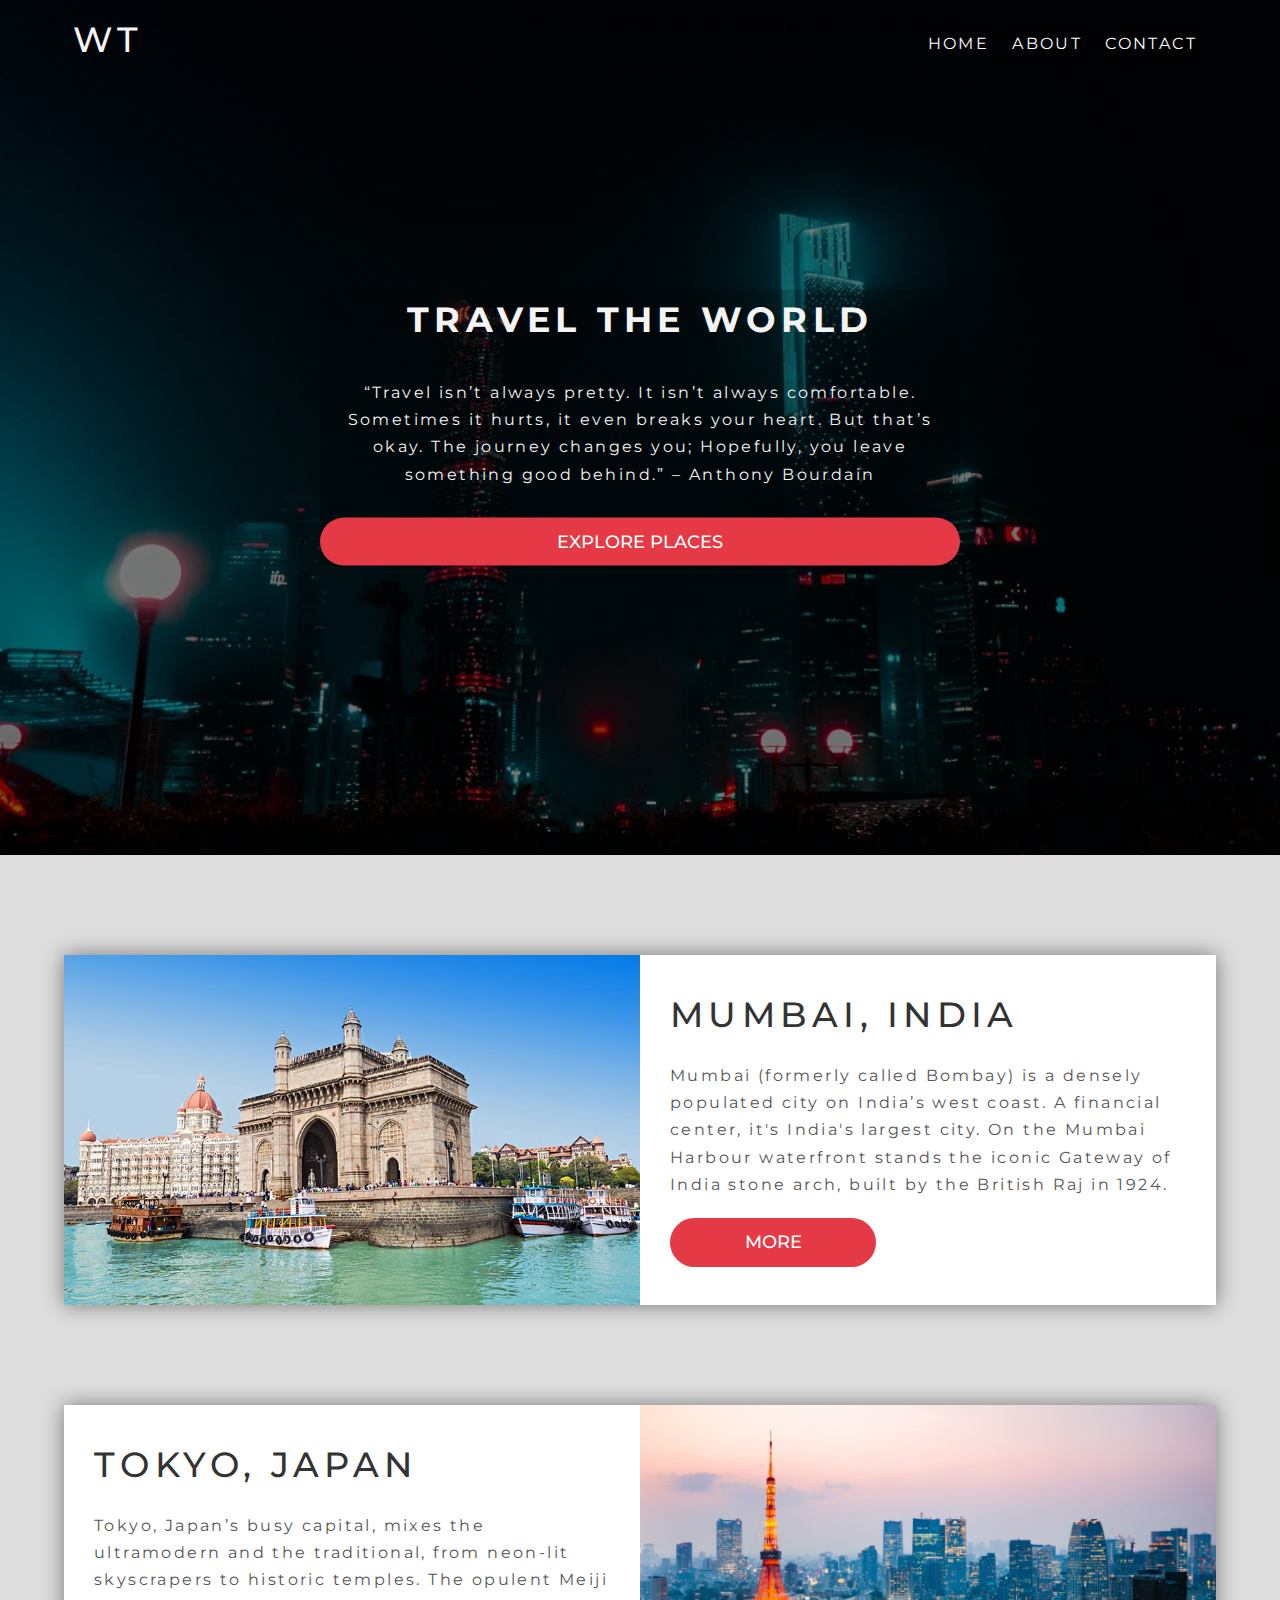
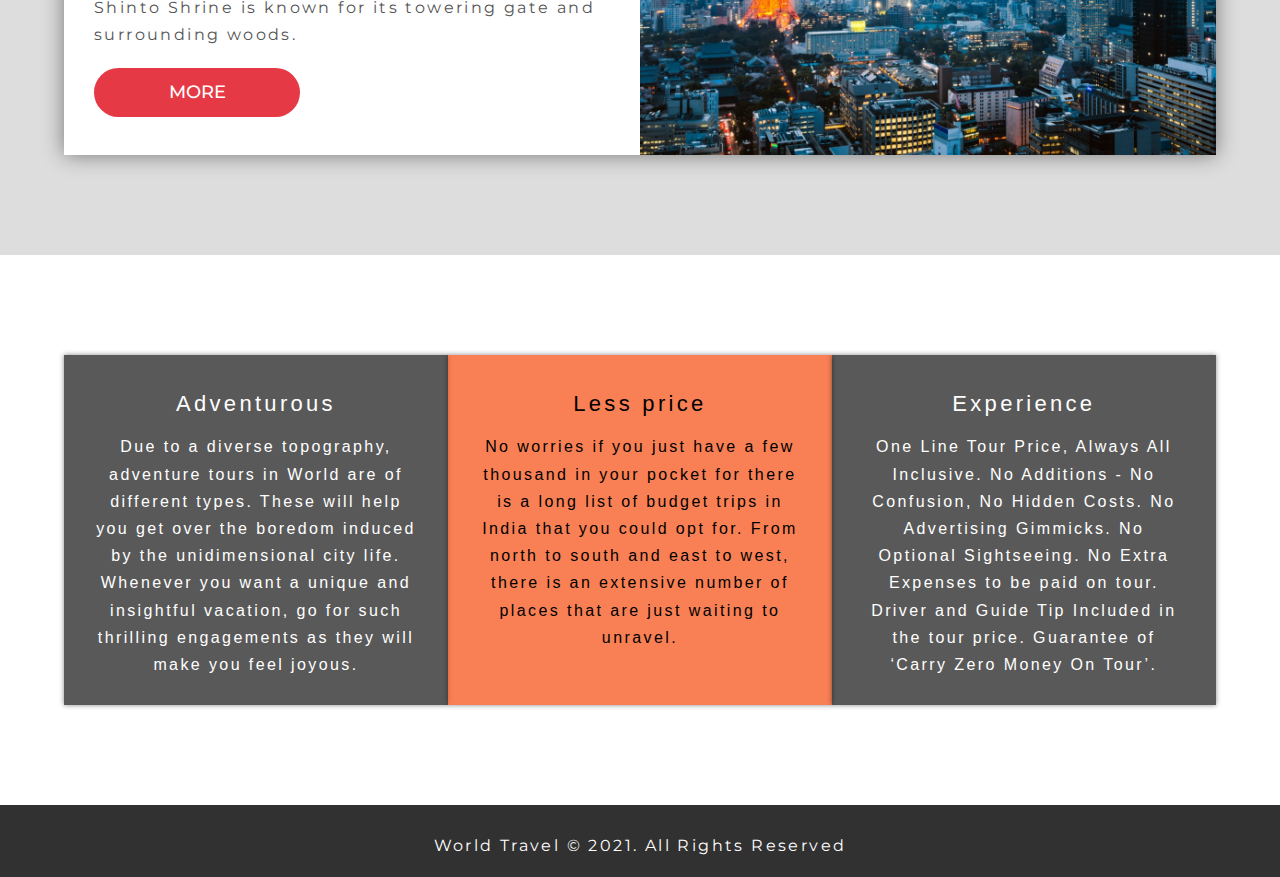
<file: index.html>
<!DOCTYPE html>
<html lang="en">
<head>
    <meta charset="UTF-8">
    <meta http-equiv="X-UA-Compatible" content="IE=edge">
    <meta name="viewport" content="width=device-width, initial-scale=1.0">
    <title>Travel Website</title>
    <link rel="stylesheet" href="./css/style.css">
    <link rel="stylesheet" href="https://cdnjs.cloudflare.com/ajax/libs/font-awesome/6.0.0-beta2/css/all.min.css" integrity="sha512-YWzhKL2whUzgiheMoBFwW8CKV4qpHQAEuvilg9FAn5VJUDwKZZxkJNuGM4XkWuk94WCrrwslk8yWNGmY1EduTA==" crossorigin="anonymous" referrerpolicy="no-referrer" />
</head>
<body>
    <header class="header">
        <nav class="navbar">
            <div class="container">
                <h1 class="logo lg-heading text-light">WT</h1>
                <ul class="nav-items">
                    <li class="nav-item"><a href="./index.html">HOME</a></li>
                    <li class="nav-item"><a href="./about.html">ABOUT</a></li>
                    <li class="nav-item"><a href="./contact.html">CONTACT</a></li>
                </ul>
            </div>
        </nav>
        <div class="content">
            <h1 class="lg-heading text-light main-heading ">TRAVEL THE WORLD</h1>
            <p class="text-light"> “Travel isn’t always pretty. It isn’t always comfortable. Sometimes it hurts, it even breaks your heart. But that’s okay. The journey changes you; Hopefully, you leave something good behind.” – Anthony Bourdain </p>
            <a href="#explore-places" class="btn btn-primary text-red md-heading">EXPLORE PLACES</a>
        </div>
    </header>
    
    <section class="showcase" id="explore-places">
        <div class="container">
            <div class="row row1">
                <div class="imgbox">
                    <img src="./img/mumbai.jpg.jpg" alt="">
                </div>
                <div class="textbox">
                    <h2 class="lg-heading text-black">MUMBAI, INDIA</h2>
                    <p class="text-grey">Mumbai (formerly called Bombay) is a densely populated city on India’s west coast. A financial center, it's India's largest city. On the Mumbai Harbour waterfront stands the iconic Gateway of India stone arch, built by the British Raj in 1924. </p>
                    <a href="./about.html" class="btn-secondary btn text-red">MORE</a>
                   
                </div>
            </div>
            <div class="row row2">
                <div class="imgbox">
                    <img src="./img/Tokyo.jpg.jpg" alt="">
                </div>
                <div class="textbox">
                    <h2 class="lg-heading text-black">TOKYO, JAPAN</h2>
                    <p class="text-grey">Tokyo, Japan’s busy capital, mixes the ultramodern and the traditional, from neon-lit skyscrapers to historic temples. The opulent Meiji Shinto Shrine is known for its towering gate and surrounding woods.</p>
                    <a href="./about.html" class="btn-secondary btn text-red">MORE</a>
                </div>
           </div>
        </div>
    </section>

    <section class="features">
        <div class="container">
            <div class="box-wrapper">
                <div class="box box-1">
                    <i class="fas fa-route fa-2x text-red"></i>
                    <h2 class="md-heading">Adventurous</h2>
                    <p>Due to a diverse topography, adventure tours in World are of different types. These will help you get over the boredom induced by the unidimensional city life. Whenever you want a unique and insightful vacation, go for such thrilling engagements as they will make you feel joyous.</p>
                </div>
                <div class="box box-2">
                    <i class="fas fa-dollar-sign fa-2x"></i>
                    <h2 class="md-heading">Less price</h2>
                    <p>No worries if you just have a few thousand in your pocket for there is a long list of budget trips in India that you could opt for. From north to south and east to west, there is an extensive number of places that are just waiting to unravel.</p>
                </div>
                <div class="box box-3">
                    <i class="fas fa-users fa-2x text text-red"></i>
                    <h2 class="md-heading">Experience</h2>
                    <p>One Line Tour Price, Always All Inclusive. No Additions - No Confusion, No Hidden Costs.
                    No Advertising Gimmicks. No Optional Sightseeing. No Extra Expenses to be paid on tour.
                    Driver and Guide Tip Included in the tour price.
                    Guarantee of ‘Carry Zero Money On Tour’.
                    </p>
                </div>
            </div>
        </div>
    </section>

    <footer class="footer">
        <div class="social-mediaa-link">
            <i class="fab fa-facebook fa-4x"></i>
            <i class="fab fa-instagram fa-4x"></i>
            <i class="fab fa-twitter fa-4x"></i>
            
        </div>
        <p>World Travel &copy; 2021. All Rights Reserved</p>
    </footer>
    

</body>
</html>
</file>
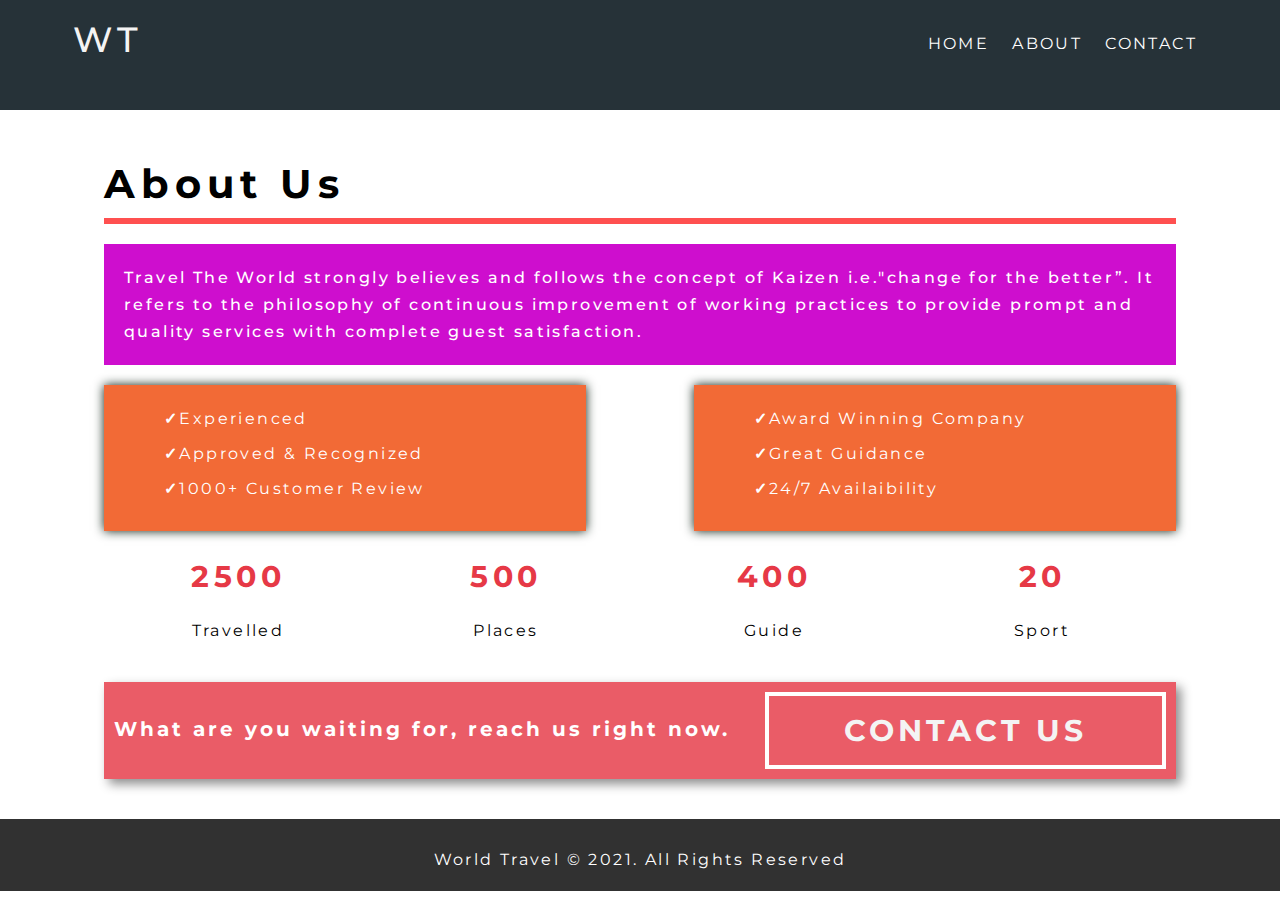
<file: about.html>
<!DOCTYPE html>
<html lang="en">
<head>
    <meta charset="UTF-8">
    <meta http-equiv="X-UA-Compatible" content="IE=edge">
    <meta name="viewport" content="width=device-width, initial-scale=1.0">
    <title>Travel Website</title>
    <link rel="stylesheet" href="./css/style.css">
    <link rel="stylesheet" href="https://cdnjs.cloudflare.com/ajax/libs/font-awesome/6.0.0-beta2/css/all.min.css" integrity="sha512-YWzhKL2whUzgiheMoBFwW8CKV4qpHQAEuvilg9FAn5VJUDwKZZxkJNuGM4XkWuk94WCrrwslk8yWNGmY1EduTA==" crossorigin="anonymous" referrerpolicy="no-referrer" />
</head>
<body>
    <nav class="navbar bg-dark">
        <div class="container">
            <h1 class="logo lg-heading text-light">WT</h1>
            <ul class="nav-items">
                <li class="nav-item"><a href="./index.html">HOME</a></li>
                <li class="nav-item"><a href="./about.html">ABOUT</a></li>
                <li class="nav-item"><a href="./contact.html">CONTACT</a></li>
            </ul>
        </div>
    </nav>


    <section class="about">
        <div class="container">
            <section class="about-us cont">
                <div class="main">
                    <h1 class="heading5">About Us</h1>
                    <p class="text-grey"> Travel The World strongly believes and follows the concept of Kaizen i.e."change for the better”. It refers to the philosophy of continuous improvement of working practices to provide prompt and quality services with complete guest satisfaction. </p>
                    <div class="about-wrapper">
                        <div class="left sp">
                            <ul>
                                <li class="t1">Experienced</li>
                                <li>Approved & Recognized</li>
                                <li>1000+ Customer Review</li>
                            </ul>
                        </div>
                        <div class="right sp">
                            <ul>
                                <li>Award Winning Company</li>
                                <li>Great Guidance</li>
                                <li>24/7 Availaibility</li>
                            </ul>
                        </div>
                    </div>
                </div>
                
                <div class="stats">
                    <div class="stats1">
                        <p class="number">2500</p>
                        <p class="guide">Travelled</p>
                    </div>
                    <div class="stats2">
                        <p class="number">500</p>
                        <p class="guide">Places</p>
    
                    </div>
                    <div class="stats3">
                        <p class="number">400</p>
                        <p class="guide">Guide</p>
                    </div>
                    <div class="stats4">
                        <p class="number">20</p>
                        <p class="guide">Sport</p>
                    </div>
                </div>
            <div class="cta-banner">
                <div class="cta-banner-left">
                    <p class="cta-line">What are you waiting for, reach us right now.</p>
                </div>
                <div class="cta-banner-right">
                    <a href="./contact.html" class="btn-cta"> <span>Contact Us</span></a>
                </div>
            </div>
            </section>
        </div>

    </section>

    <footer class="footer">
        <div class="social-mediaa-link">
            <i class="fab fa-facebook fa-4x"></i>
            <i class="fab fa-instagram fa-4x"></i>
            <i class="fab fa-twitter fa-4x"></i>
            
        </div>
        <p>World Travel &copy; 2021. All Rights Reserved</p>
    </footer>

</body>
</html>
</file>
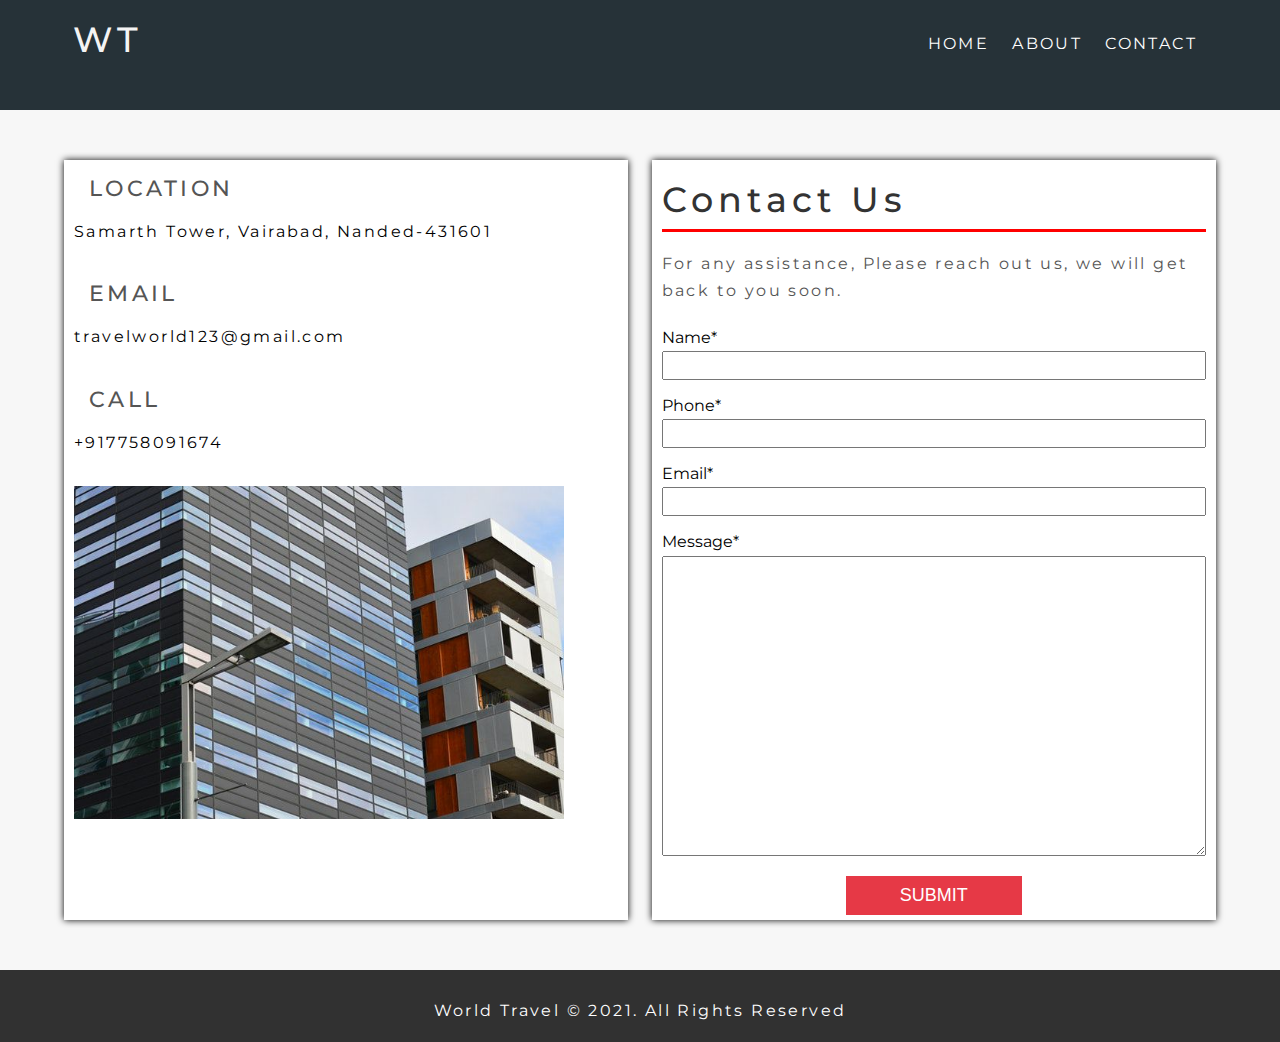
<file: contact.html>
<!DOCTYPE html>
<html lang="en">
<head>
    <meta charset="UTF-8">
    <meta http-equiv="X-UA-Compatible" content="IE=edge">
    <meta name="viewport" content="width=device-width, initial-scale=1.0">
    <title>Travel Website -contact page</title>
    <link rel="stylesheet" href="./css/style.css">
    <link rel="stylesheet" href="https://cdnjs.cloudflare.com/ajax/libs/font-awesome/6.0.0-beta2/css/all.min.css" integrity="sha512-YWzhKL2whUzgiheMoBFwW8CKV4qpHQAEuvilg9FAn5VJUDwKZZxkJNuGM4XkWuk94WCrrwslk8yWNGmY1EduTA==" crossorigin="anonymous" referrerpolicy="no-referrer" />
</head>
<body>
    <nav class="navbar bg-dark">
        <div class="container">
            <h1 class="logo lg-heading text-light">WT</h1>
            <ul class="nav-items">
                <li class="nav-item"><a href="./index.html">HOME</a></li>
                <li class="nav-item"><a href="./about.html">ABOUT</a></li>
                <li class="nav-item"><a href="./contact.html">CONTACT</a></li>
            </ul>
        </div>
    </nav>
    
    <section class="contact-form">
        <div class="container">
            <div class="form-wrapper">
                <div class="company-address">
                    <div class="address-group">
                        <i class=" fa fa-map-marker-alt fa-3x text-red"></i>
                        <h2 class="text-grey md-heading">Location</h2>
                        <p>Samarth Tower, Vairabad, Nanded-431601</p>
                    </div>
                    <div class="address-group">
                        <i class="far fa-envelope fa-3x text-red"></i>
                        <h2 class="text-grey md-heading">Email</h2>
                        <p>travelworld123@gmail.com</p>
                    </div>
                    <div class="address-group">
                        <i class=" fas fa-phone-square-alt fa-3x text-red"></i>
                        <h2 class="text-grey md-heading">Call</h2>
                        <p>+917758091674</p>
                    </div> 
                    <img src="./img/company-image.jpg.jpg" alt="" class="image">
                </div>
                <form action="" class="form">
                    <h1 class="lg-heading text-black">Contact Us</h1>
                    <p class="text-grey">For any assistance, Please reach out us, we will get back to you soon.</p>
                    <div class="form-group">
                        <label for="text">Name</label>
                        <input type="text" id="text" required>
                    </div>
                    <div class="form-group">
                        <label for="phone">Phone</label>
                        <input type="number" id="phone" required>
                    </div>
                    <div class="form-group">
                        <label for="email">Email</label>
                        <input type="email" id="email" required>
                    </div>

                    <div class="form-group">
                        <label for="msg">Message</label>
                        <textarea name="" id="msg"></textarea>
                    </div>
                    
                    <button type="submit" class="btn">Submit</button>
                </form>
            </div>  
        </div>
    </section>

    <footer class="footer">
        <div class="social-mediaa-link">
            <i class="fab fa-facebook fa-4x"></i>
            <i class="fab fa-instagram fa-4x"></i>
            <i class="fab fa-twitter fa-4x"></i>
            
        </div>
        <p>World Travel &copy; 2021. All Rights Reserved</p>
    </footer>


</body>
</html>
</file>
<file: css/style.css>
@import url('https://fonts.googleapis.com/css2?family=Montserrat:wght@300;400;500;700&display=swap');

/* padding and margin should be in em and fonr size in rem */

*{
    margin: 0px;
    /* padding: 0px; */
    box-sizing: border-box;
    position: relative;
}

/* ------------html-element-styling------- */

body{
    font-family: 'Montserrat', sans-serif;
}

ul li{ 
    list-style: none;
}

a{
    font-size: 1.6rem;
    /* 1.6 rem means 16 pix""" */
    text-decoration: none;
}

p, li{
    font-size: 1.6rem;
    margin-bottom: 0.5em;
    /* 0.5 em means half of font-size 8 pix  */
    letter-spacing: 0.15em;
}

h1,h2,h3{
    margin-bottom: 0.5em;
    letter-spacing: 0.15em;
    font-weight: 500;
}


/* --------utility classess------- */

.header .navbar .container{
    max-width: 1200px;
    width: 90%;
    margin: 0 auto;
}

/* .container2{
    max-width: 1200px;
    width: 90%;
    margin: 0 auto;
} */

.container{
    max-width: 1200px;
    width: 90%;
    margin: 0 auto;
}
/* .container4{
    max-width: 1200px;
    width: 90%;
    margin: 0 auto;
} */


.lg-heading{
    font-size: 3.5rem;
}

.md-heading{
    font-size: 2.2rem;
}

.text-red{
    color: #e63946;
}

.text-light{
    color: #f4f4f4;
}

.text-black{
    color: #333;
}

.text-grey{
    color: #555;
}

.bg-dark{
    background: #263238;
}
.text-light{
    margin-bottom: 3rem;
}

.btn{
    display: inline-block;
    padding: 0.5em 1.5em;
    font-weight: 500;
    /* margin: 1rem; */
    margin-top: 10rem;
}

.btn-primary{
    background-color: white;
    border-radius: 10rem;
   

}
.btn-secondary{
    background-color: white;
    border-radius: 1.5em;
    border: 2px solid red;
    font-weight: 500;
    padding: 0.5em 1.5em;
    /* margin-bottom: 1rem; */
    box-shadow: sandybrown;
}

.btn-primary:hover, .btn-secondary:hover{
    background-color: #ddd;
}


html{
    /* font-size: 10px; */
    /* we should not write root element font size in pixels...it shiuld be in percentage */
    /* 16 px == 100%
    10px == 62.5% */
    font-size: 62.5%;
    line-height: 1.7;
}

/* -----------header styling------- */

.header{
    height: 95vh;
    background: linear-gradient(rgba(0,0,0,0.5),rgba(0,0,0,0.5)) , url('../img/header-image1.jpg.jpg');
    background-position: center;
    background-size: cover;
    background-repeat: no-repeat;
    position: relative;
   
}

.navbar{
    /* border: 2px solid white; */
    padding: 1rem;
}


/* .header .logo,
.header .navbar a{
    color: white;
} */

.navbar .logo{
    float: left;
    font-size: 3.5rem;
}
.navbar .nav-items{
    float: right;
    margin-top: 1rem;

}

.navbar .nav-item{
    display: inline-block;
    padding: 1rem;
    text-transform: uppercase;
} 

.navbar a:link, 
.navbar a:visited{
    color: white;
}


.navbar::after{
    content: "";
    display: block;
    clear: both;
}

.navbar a:hover{
    border-bottom: 0.1rem solid white;
    /* color: lawngreen; */
}

.navbar a{
    padding-bottom: 0.2rem;
}

.content{
    color: white;
    text-align: center;
    /* border: 2px solid white; */
    position: absolute;
    top: 50%;
    left: 50%;
    transform: translate(-50%,-50%);
    background: linear-gradient(rgba(0,0,0,0.2),rgba(0,0,0,0.2));
}


.content h1{
    font-weight: 700;

}

/* ###############showcase section styling######### */


section::before{
    display: block;
    content: "";
    clear: both;
}

.showcase{
    background: #ddd;
    padding: 10rem 0;
}

.row{
    height: 350px;
    background: #fff;
    box-shadow: 0px 0px 20px 0px rgba(0, 0, 0, 0.459);
    
}

.row::after{
    content: "";
    display: block;
    clear: both;
}

.row1{
    margin-bottom: 10rem;
}

.row1 .imgbox, .row2 .textbox{
    float: left;
    width: 50%;
}

.row2 .imgbox, .row1 .textbox{
    float: right;
    width: 50%;
    
}

.row .imgbox{
    
    height: 100%;
}

.row .textbox{
 
    padding: 3rem;
}

img{
    height: 100%;
    width: 100%;
    display: inline-block;
    /* padding: 0.5rem; */
    object-fit: cover;
}

.features{
    padding: 10rem 0;
   
   

}
.box{
    /* border: 2px solid green; */
    font-family: Arial, Helvetica, sans-serif;
    box-shadow: 0px 0px 5px 0px rgba(0, 0, 0, 0.473);

    
}
.box-1{
    float: left;
    width: 33.33%;
    background-color: rgba(0, 0, 0, 0.651);
    color: white;
    text-align: center;
    padding: 30px;
    height: 350px;
    
   
}
.box-2{
    float: left;
    width: 33.33%;
    background-color: rgba(247, 84, 25, 0.74);
    text-align: center;
    padding: 30px;
    height: 350px;
}
.box-3{
    float: left;
    width: 33.33%;
    background-color: rgba(0, 0, 0, 0.651);
    color: white;
    text-align: center;
    padding: 30px;
    height: 350px;
}
.box-wrapper::after{
    clear: both;
    display: block;
    content: "";
}

.footer{
    background-color: rgba(0, 0, 0, 0.808);
    color: white;
    padding: 1rem;
    text-align: center;
   
}
.social-mediaa-link i{
    padding: 2rem;
}
.about-us{
    padding: 4rem;
    border: 2px soild red;   
}

.about-us .text-grey{
    /* border: 4px solid red; */
    background: rgb(206, 14, 206);
    color: white;
    padding: 2rem;
    font-weight: 500;
}

.heading5{
    font-size: 40px;
    font-weight: 700;
    border-bottom: 6px solid rgba(255, 0, 0, 0.685);
    /* display: inline-block; */
}

ul li{
    list-style: none;
}
.about-wrapper{
    /* border: 2px solid red; */
    text-align: center;
    margin-top: 2rem;
   
}
.about-wrapper .left{
    float: left;
    width: 50%;
    /* border: 2px solid green; */
    padding-right: 4rem;
    text-align: left;
    background: #f26a36;
    color: white;
    font-family: 16px/26px 'Quicksand', sans-serif;
    font-weight: 400;
    width: 45%;
    padding: 2rem;
    box-shadow: 0px 0px 10px 0px rgb(14, 31, 19);
}
.about-wrapper .right{
    float: right;
    width: 50%;
    text-align: left;
    background: #f26a36;
    color: white;
    font-family: 16px/26px 'Quicksand', sans-serif;
    font-weight: 400;
    width: 45%;
    padding: 2rem;
    box-shadow: 0px 0px 10px 0px rgb(14, 31, 19);
}
.about-wrapper::after{
    content: "";
    display: block;
    clear: both;
}

.about-wrapper li::before{
    content: "\2713";
    color: white;
    font-weight: bold;
}


.stats{
    /* border: 2px solid red; */
    margin: 2rem 0;
}



.stats1{
    float: left;
    width: 25%;
    /* border: 4px solid greenyellow; */
    text-align: center;
}
.stats2{
    float: left;
    width: 25%;
    /* border: 4px solid greenyellow; */
    text-align: center;
}
.stats3{
    float: left;
    width: 25%;
    /* border: 4px solid greenyellow; */
    text-align: center;
}
.stats4{
    float: left;
    width: 25%;
    /* border: 4px solid greenyellow; */
    text-align: center;
}
.stats::after{
    content: "";
    display: block;
    clear: both;
}
.number{
    color: #e63946;
    font-weight: 700;
    font-size: 30px;
}

.cta-banner{
    background: #e63947d2;
    color: #fff;
    padding: 1rem;
    box-shadow: 5px 5px 10px rgba(0, 0, 0, 0.452);
    margin-top: 3rem;
    

}
.cta-banner-left{
    width: 60%;
    float: left;
    padding-top: 1rem;
}
.cta-banner-right{
    width: 40%;
    float: right;
    text-align: right;
}
.cta-banner::after{
    content: "";
    display: block;
    clear: both;
}
.cta-line{
    font-weight: 700;
    font-size: 2rem;
    margin-top: 1rem;
}
.btn-cta{
    text-align: center;
    display: inline-block;
    font-weight: 700;
    font-size: 3rem;
    text-transform: uppercase;
    border: 4px solid white;
    padding: 0.3em 2.5em;    letter-spacing: 0.4rem;
    color: #f4f4f4;
}

/* ###### styling for contact form ### */

.contact-form{
    padding: 5rem 0;
    font-size: 2rem;
    background: #f7f7f7;
   
}



.form-wrapper::after{
    content: "";
    clear: both;
    display: block;
}

.form-wrapper .company-address{
    /* border: 4px dotted green; */
    float: left;
    width: 49%;
    background: #fff;
    padding: 1rem;
    height: 760px;
    box-shadow: 0px 0px 7px 0px black;
}

.form-wrapper .company-address i{
    display: inline-block;
    margin-right: 1rem;
}

.form-wrapper .address-group{
    margin-bottom: 3rem;
}

.form-wrapper .company-address h2{
    display: inline-block;
    text-transform: uppercase;
}

.form-wrapper .company-address img{
    max-width: 90%;
    max-height: 45%;
    object-fit: cover;
    object-position: right;
}

/* ##form-styling#### */

.form-wrapper .form{
    font-size: 1.6rem;
    /* border: 4PX dotted black; */
    float: right;
    width: 49%;
    background: #fff;
    padding: 1rem;
    height: 760px;
    box-shadow: 0px 0px 7px 0px black;
} 

.form-wrapper .form h1::after{
    content: "";
    display: block;
    width: 100%
}
.form-wrapper .form h1{
    border-bottom: 3px solid red;
}

.form-wrapper label{
    display: block;

}

.form-wrapper .form input{
    padding: 0.5rem;
    width: 100%;
}
.form-wrapper .form input:hover{
    box-shadow: 0px 0px 7px 0px black;
    height: 50px;
    font-size: 2rem;
}

.form-wrapper .form .form-group{
    margin-bottom: 1.2rem;
}

.form-wrapper label::after{
    content: "*";
    color: black;
}

.form-wrapper .form textarea{
    width: 100%;
    height: 300px;
    padding: 1rem;
}

.form-wrapper .form p{
    margin-bottom: 2rem;
}

.btn{
    display: block;
    margin: 0 auto;
    font-size: 1.8rem;
    background: #e63946;
    padding: 0.5em 3em;
    text-transform: uppercase;
    color: white;
    outline: none;
    border: none;
    cursor: pointer;
    /* margin-bottom: 5rem; */
    /* margin-top: 0.5rem; */
    text-align: center;

}

.btn-secondary{
    width: 40%;
    text-align: center;
    margin-left: 0%;
    margin-top: 2rem;

}

/* ################ media-queries ######## */

@media (max-width: 600px){
    html{
        font-size: 50%;
    }
    .navbar .nav-items, .navbar .logo{
        float: none;
        display: block;
        text-align: center;
        width: 100%;
        padding: 1rem;
        /* border: 2px solid red; */
        
    }

    .navbar .nav-items{
        margin-top: 0rem;
        /* border: 2px solid red; */
    }

    .navbar .logo{
        margin-bottom: 1rem;
    }

    .box-wrapper .box-1,
    .box-wrapper .box-2,
    .box-wrapper .box-3{
        height: 350px;
        /* border: 2px solid red; */
    }

    .header .content .main-heading{
        display: block;
        margin-top: 15rem;
    }
    .header .content .btn{
        margin-top: 3.5rem;
        padding: 0.5rem;
    }
    .showcase .imgbox{
        float: none;
        display: block;
        width: 100%;
        height: 40%;
    }
    .showcase .textbox{
        float: none;
        display: block;
        width: 100%;
        height: 60%;
        text-align: center;
        font-size: 0.2rem;
       
    }
    .showcase .row{
        height: 500px;
    }
    .features .box{
        float: none;
        width: 100%;
        text-align: center;
    }
    .features .box-2,
    .features .box-3{
        margin-top: 7rem;
    }
    .features{
        padding: 3rem;
    }
    .stats .stats1,
    .stats .stats2,
    .stats .stats3,
    .stats .stats4{
        float: none;
        width: 100%;
    }
    .cta-banner .cta-banner-left,
    .cta-banner .cta-banner-right{
        float: none;
        width: 100%;
        text-align: center;
        padding: 3rem;
    }
    .cta-banner .cta-banner-right{
        /* margin-top: 0.2rem; */
        padding: 1rem;
        margin-right: 2rem;
        /* border: none; */
        background: rgba(64, 224, 171, 0.774);
    }
    .btn-cta span{
        /* border: none; */
        background: rgba(13, 201, 91, 0);
        border-bottom: 3px solid white;   
    }
    .btn-cta{
        border: none;
    }

    .about-wrapper .left{
        /* background-color: rgba(250, 228, 210, 0.945); */
        /* padding-right: 0px; */
        /* width: 48%; */
        margin-bottom: 0.2rem;
        /* box-shadow: 0px 0px 7px 0px rgba(0, 0, 0, 0.473); */
        background: #f26a36;
        color: white;
        font-family: 16px/26px 'Quicksand', sans-serif;
        font-weight: 400;
        width: 45%;
        padding: none;
        box-shadow: 0px 0px 10px 0px rgb(14, 31, 19);
        height: 200px;
    }
    .about-wrapper .right{
        /* background-color: rgba(40, 216, 69, 0.295); */
        padding-right: 0px;
        /* width: 48%; */
        /* box-shadow: 0px 0px 7px 0px rgba(0, 0, 0, 0.473); */
        background: #f26a36;
        color: white;
        font-family: 16px/26px 'Quicksand', sans-serif;
        font-weight: 400;
        width: 45%;
        padding: 2rem;
        box-shadow: 0px 0px 10px 0px rgb(14, 31, 19);
        height: 200px;
    }

    .about-wrapper ul{
        padding-left: 0rem;
        /* border: 2px solid red; */       
    }
    


    .about-wrapper{
       
        /* text-align: left; */
        margin-top: 4rem;
    }
    .form-wrapper .company-address{
        float: none;
        display: block;
        width: 100%;
    }
    .form-wrapper .form{
        float: none;
        display: block;
        width: 100%;
    }
    .box-wrapper .form h1{
        /* border: 3px solid #e63946; */
        background: lightgray;
        text-align: center;
        /* border-bottom: none; */
        margin: 10px;
        border-bottom: none;
    }

}

/* @media(min-width: 769px) and (max-width: 1200px){
    html{
        font-size: 56.25%;
    }
} */




@media(orientation: landscape) and (max-height: 500px){
    .header{
        height: 90vmax;
    }
    html{
        font-size: 50%;
    }
    .navbar .nav-items, .navbar .logo{
        float: none;
        display: block;
        text-align: center;
        width: 100%;
        padding: 1rem;
    }
    .header .content .main-heading{
        display: block;
        margin-top: 0rem;
    }
    .header .content .btn{
        margin-top: 3.5rem;
        padding: 0.5rem;
    }
    .showcase .imgbox{
        float: none;
        display: block;
        width: 100%;
        height: 40%;
    }
    .showcase .textbox{
        float: none;
        display: block;
        width: 100%;
        height: 60%;
        text-align: center;
        font-size: 0.2rem;
       
    }
    .showcase .row{
        height: 500px;
    }
    .features .box{
        float: none;
        width: 100%;
        text-align: center;
    }
    .features .box-2,
    .features .box-3{
        margin-top: 7rem;
    }
    .features{
        padding: 3rem;
    }
    .stats .stats1,
    .stats .stats2,
    .stats .stats3,
    .stats .stats4{
        float: none;
        width: 100%;
    }
    .cta-banner .cta-banner-left,
    .cta-banner .cta-banner-right{
        float: none;
        width: 100%;
        text-align: center;
        padding: 3rem;
    }
    .cta-banner .cta-banner-right{
        margin-top: 0.2rem;
        padding: 1rem;
       
     
    }
    .about-wrapper .left{
        background-color: rgba(250, 228, 210, 0.945);
        padding-right: 0px;
        width: 48%;
        margin-bottom: 0.2rem;
        box-shadow: 0px 0px 7px 0px rgba(0, 0, 0, 0.473);
    }
    .about-wrapper .right{
        background-color: rgba(40, 216, 69, 0.295);
        padding-right: 0px;
        width: 48%;
        box-shadow: 0px 0px 7px 0px rgba(0, 0, 0, 0.473);
    }
    .about-wrapper{
       
        text-align: left;
        margin-top: 4rem;
    }
    .btn-secondary{
        text-align: center;
        margin: 0 auto;
        margin-top: 2rem;
    }
    .form-wrapper .company-address{
        float: none;
        display: block;
        width: 100%;
    }
    .form-wrapper .form{
        float: none;
        display: block;
        width: 100%;
    }
    .box-wrapper .form h1{
        /* border: 3px solid #e63946; */
        background: lightgray;
        text-align: center;
        /* border-bottom: none; */
        margin: 10px;
        border-bottom: none;
    }
    .company-address .image{
        height: 40%;
        width: 100vmax;
    }
}
</file>
